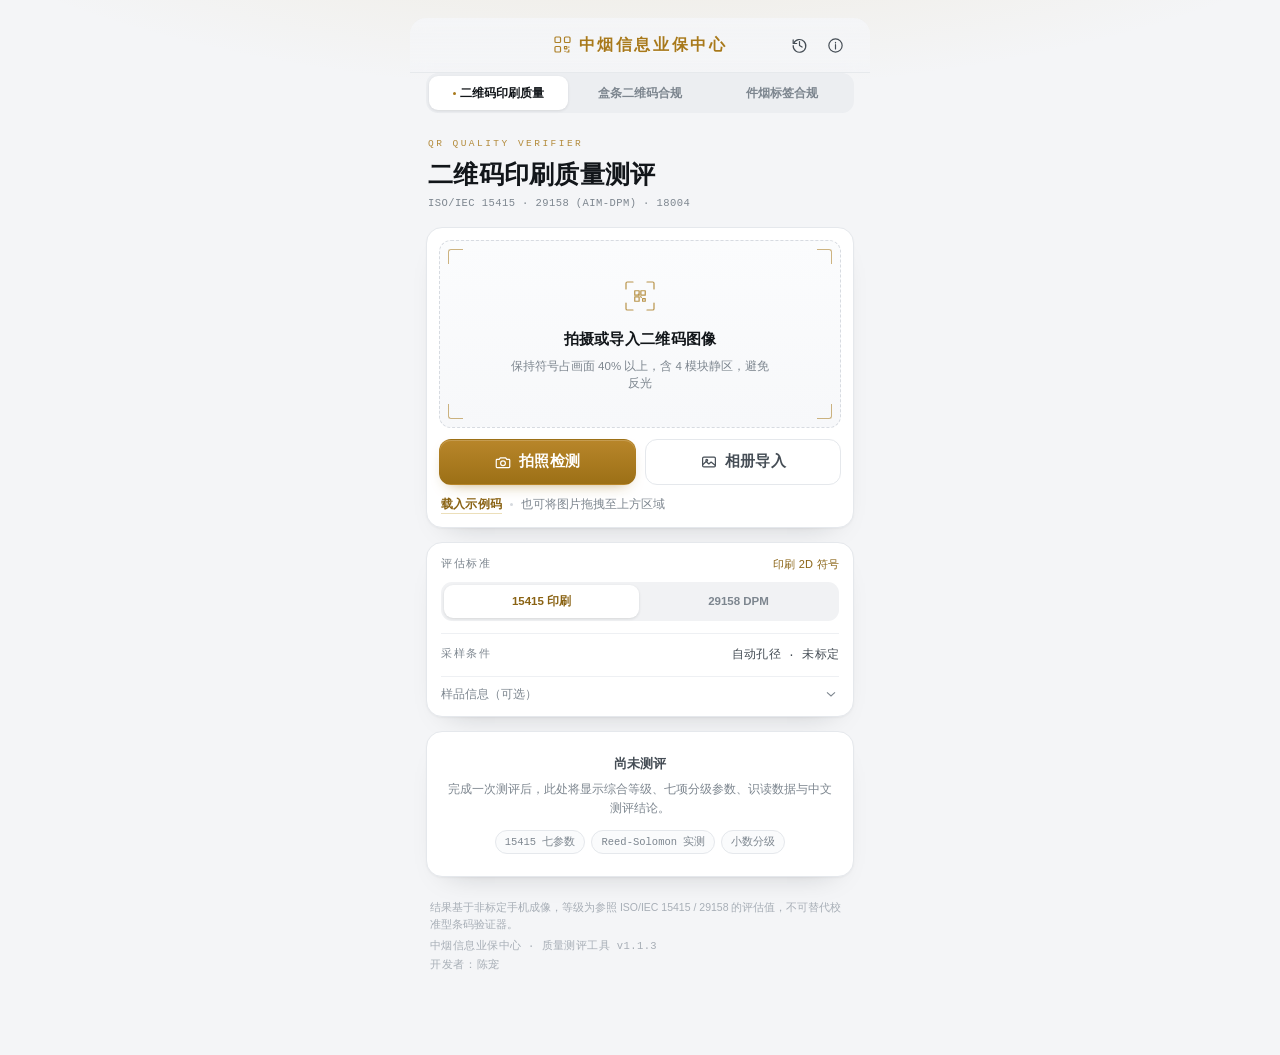
<file: app/index.html>
<!DOCTYPE html>
<html lang="zh-CN">
<head>
<meta charset="utf-8">
<meta name="viewport" content="width=device-width, initial-scale=1, maximum-scale=1, viewport-fit=cover">
<meta name="theme-color" content="#f4f5f7">
<meta name="app-version" content="1.1.3">
<meta name="apple-mobile-web-app-capable" content="yes">
<meta name="apple-mobile-web-app-status-bar-style" content="default">
<title>二维码印刷质量测评 · 中烟信息业保中心</title>
<link rel="manifest" href="manifest.webmanifest">
<link rel="apple-touch-icon" href="assets/icons/icon-192.png">
<link rel="stylesheet" href="assets/css/app.css">
</head>
<body>
<div class="app" id="app">

  <header class="topbar">
    <div class="topbar-side"></div>
    <div class="brand">
      <svg class="brand-mark" viewBox="0 0 24 24" aria-hidden="true">
        <rect x="2.5" y="2.5" width="7" height="7" rx="1.2"></rect>
        <rect x="14.5" y="2.5" width="7" height="7" rx="1.2"></rect>
        <rect x="2.5" y="14.5" width="7" height="7" rx="1.2"></rect>
        <path d="M14.5 14.5h3v3h-3zM20 14.5v1.6M20 18.4v3.1h-3.1M14.5 20.6h1.4"></path>
      </svg>
      <span class="brand-text">中烟信息业保中心</span>
    </div>
    <div class="topbar-actions">
      <button class="icon-btn" id="btnHistory" aria-label="历史记录">
        <svg viewBox="0 0 24 24"><path d="M12 7v5l3.2 2M4.6 9.4A8 8 0 1 1 4 12"/><path d="M4 5v4.5h4.5"/></svg>
      </button>
      <button class="icon-btn" id="btnAbout" aria-label="标准说明">
        <svg viewBox="0 0 24 24"><circle cx="12" cy="12" r="8.4"/><path d="M12 11v5.4M12 7.9v.9"/></svg>
      </button>
    </div>
  </header>

  <nav class="view-tabs" id="viewTabs">
    <button class="vtab active" data-view="qr">二维码印刷质量</button>
    <button class="vtab" data-view="box">盒条二维码合规</button>
    <button class="vtab" data-view="label">件烟标签合规</button>
  </nav>

  <main>
    <div id="viewQr">
    <section class="hero">
      <div class="hero-eyebrow">QR QUALITY VERIFIER</div>
      <h1>二维码印刷质量测评</h1>
      <p>ISO/IEC 15415 · 29158 (AIM-DPM) · 18004</p>
    </section>

    <section class="panel capture" id="capturePanel">
      <div class="capture-target" id="dropZone">
        <div class="corner tl"></div><div class="corner tr"></div>
        <div class="corner bl"></div><div class="corner br"></div>
        <div class="capture-inner">
          <svg class="capture-icon" viewBox="0 0 48 48" aria-hidden="true">
            <path d="M8 16V9.5A1.5 1.5 0 0 1 9.5 8H16M32 8h6.5A1.5 1.5 0 0 1 40 9.5V16M40 32v6.5a1.5 1.5 0 0 1-1.5 1.5H32M16 40H9.5A1.5 1.5 0 0 1 8 38.5V32"/>
            <path d="M18 18h5v5h-5zM25 18h5v5h-5zM18 25h5v5h-5zM27 27h3v3h-3z"/>
            <path d="M22 22l4 4" stroke-dasharray="1 3"/>
          </svg>
          <div class="capture-title">拍摄或导入二维码图像</div>
          <div class="capture-sub">保持符号占画面 40% 以上，含 4 模块静区，避免反光</div>
        </div>
      </div>
      <div class="capture-actions">
        <button class="btn btn-primary" id="btnCamera">
          <svg viewBox="0 0 24 24"><path d="M4 8.6h3l1.4-2h7.2L17 8.6h3a1 1 0 0 1 1 1v8.8a1 1 0 0 1-1 1H4a1 1 0 0 1-1-1V9.6a1 1 0 0 1 1-1z"/><circle cx="12" cy="13.6" r="3.2"/></svg>
          拍照检测
        </button>
        <button class="btn btn-ghost" id="btnGallery">
          <svg viewBox="0 0 24 24"><rect x="3.5" y="5.5" width="17" height="13" rx="1.6"/><path d="M3.5 15.6l4.7-4.2 3.6 3.2 3-2.6 5.7 4.6"/><circle cx="9" cy="9.6" r="1.2"/></svg>
          相册导入
        </button>
      </div>
      <div class="capture-foot">
        <button class="link-btn" id="btnSample">载入示例码</button>
        <span class="dot-sep"></span>
        <span class="hint-desktop">也可将图片拖拽至上方区域</span>
        <span class="hint-mobile">图像在本机完成解析，不上传</span>
      </div>
      <input type="file" id="fileCamera" accept="image/*" capture="environment" hidden>
      <input type="file" id="fileGallery" accept="image/*" hidden>
    </section>

    <section class="panel options">
      <div class="opt-row">
        <div class="opt-label">评估标准</div>
        <div class="opt-note" id="optNote">印刷 2D 符号</div>
      </div>
      <div class="segment wide" id="stdSegment" role="tablist">
        <button class="seg active" data-std="15415" role="tab">15415 印刷</button>
        <button class="seg" data-std="29158" role="tab">29158 DPM</button>
      </div>
      <div class="opt-row compact">
        <div class="opt-label">采样条件</div>
        <div class="opt-value" id="optCondition">自动孔径 · 未标定</div>
      </div>
      <button class="sample-toggle" id="btnSampleInfo" aria-expanded="false">
        <span>样品信息（可选）</span>
        <svg viewBox="0 0 24 24"><path d="M6 9.5l6 5.5 6-5.5"/></svg>
      </button>
      <div class="sample-fields" id="sampleFields" hidden>
        <input type="text" id="fldName" placeholder="样品名称，如：6901028075831 条盒二维码">
        <input type="text" id="fldBatch" placeholder="批号 / 工单号">
      </div>
    </section>

    <section id="progress" class="panel progress-panel" hidden>
      <div class="progress-head">
        <div class="spinner"></div>
        <div>
          <div class="progress-title">正在测评</div>
          <div class="progress-sub" id="progressSub">定位符号…</div>
        </div>
      </div>
      <ol class="steps" id="steps">
        <li data-step="0"><i></i><span>符号定位</span></li>
        <li data-step="1"><i></i><span>网格校准</span></li>
        <li data-step="2"><i></i><span>反射率采样</span></li>
        <li data-step="3"><i></i><span>纠错解码</span></li>
        <li data-step="4"><i></i><span>分项评级</span></li>
      </ol>
    </section>

    <section id="result" hidden></section>

    <section class="panel empty-state" id="emptyState">
      <div class="empty-title">尚未测评</div>
      <p>完成一次测评后，此处将显示综合等级、七项分级参数、识读数据与中文测评结论。</p>
      <div class="pill-row">
        <span class="pill">15415 七参数</span>
        <span class="pill">Reed-Solomon 实测</span>
        <span class="pill">小数分级</span>
      </div>
    </section>
    </div><!-- /viewQr -->

    <div id="viewLabel" hidden>
      <section class="hero">
        <div class="hero-eyebrow">CIGARETTE CARTON LABEL</div>
        <h1>件烟标签合规测评</h1>
        <p>105 × 75mm 基准 · 区域排版 · 尺寸与字号</p>
      </section>

      <section class="panel capture" id="labelCapturePanel">
        <div class="capture-target" id="labelDropZone">
          <div class="corner tl"></div><div class="corner tr"></div>
          <div class="corner bl"></div><div class="corner br"></div>
          <div class="capture-inner">
            <svg class="capture-icon" viewBox="0 0 48 48" aria-hidden="true">
              <path d="M7 9.5h34v29H7z"/><path d="M12 14.5h9v4h-9zM27 14.5h9v4h-9z" stroke-dasharray="2 2"/>
              <path d="M12 23.5h24M12 29.5h20M12 34.5h22"/>
            </svg>
            <div class="capture-title">拍摄或导入整张标签</div>
            <div class="capture-sub">四角完整入画、正对标签、避免反光；标签占画面 60% 以上</div>
          </div>
        </div>
        <div class="capture-actions">
          <button class="btn btn-primary" id="btnLabelCamera">
            <svg viewBox="0 0 24 24"><path d="M4 8.6h3l1.4-2h7.2L17 8.6h3a1 1 0 0 1 1 1v8.8a1 1 0 0 1-1 1H4a1 1 0 0 1-1-1V9.6a1 1 0 0 1 1-1z"/><circle cx="12" cy="13.6" r="3.2"/></svg>
            拍照检测
          </button>
          <button class="btn btn-ghost" id="btnLabelGallery">
            <svg viewBox="0 0 24 24"><rect x="3.5" y="5.5" width="17" height="13" rx="1.6"/><path d="M3.5 15.6l4.7-4.2 3.6 3.2 3-2.6 5.7 4.6"/><circle cx="9" cy="9.6" r="1.2"/></svg>
            相册导入
          </button>
        </div>
        <div class="capture-foot">
          <button class="link-btn" id="btnLabelSample">载入示例标签</button>
          <span class="dot-sep"></span>
          <span class="hint-mobile">图像在本机解析，不上传</span>
        </div>
        <input type="file" id="labelFileCamera" accept="image/*" capture="environment" hidden>
        <input type="file" id="labelFileGallery" accept="image/*" hidden>
      </section>

      <section class="panel" id="calibPanel" hidden>
        <div class="preview-head">
          <div><div class="section-label">Corner Calibration</div><div class="section-title">四角校准</div></div>
          <button class="mini-btn" id="btnAutoQuad">自动识别</button>
        </div>
        <div class="calib-wrap"><canvas id="calibCanvas"></canvas></div>
        <div class="calib-hint">拖动四个圆点贴合标签四角，让整张标签落在框内；按住框内可整体平移。虚线框为标准区域位置，可用于对照。</div>
        <div class="calib-actions">
          <button class="btn btn-ghost" id="btnCalibCancel">重新选择</button>
          <button class="btn btn-primary" id="btnCalibOk">开始测评</button>
        </div>
      </section>

      <section id="labelProgress" class="panel progress-panel" hidden>
        <div class="progress-head">
          <div class="spinner"></div>
          <div>
            <div class="progress-title">正在量测</div>
            <div class="progress-sub" id="labelProgressSub">标签定位…</div>
          </div>
        </div>
        <ol class="steps" id="labelSteps">
          <li data-step="0"><i></i><span>标签定位</span></li>
          <li data-step="1"><i></i><span>透视校正</span></li>
          <li data-step="2"><i></i><span>区域量测</span></li>
          <li data-step="3"><i></i><span>字号估算</span></li>
          <li data-step="4"><i></i><span>合规判定</span></li>
        </ol>
      </section>

      <section id="labelResult" hidden></section>

      <section class="panel empty-state" id="labelEmpty">
        <div class="empty-title">尚未测评</div>
        <p>载入标签图像后，按 105×75mm 基准量测二维码、一维码、标志、规格名称与数字编码区的位置、尺寸与字号，逐项对照标准并给出偏差。</p>
        <div class="pill-row">
          <span class="pill">区域尺寸</span>
          <span class="pill">字体字号</span>
          <span class="pill">比例换算</span>
        </div>
      </section>
    </div><!-- /viewLabel -->
<div id="viewBox" hidden>
      <section class="hero">
        <div class="hero-eyebrow">PACK QR COMPLIANCE</div>
        <h1>盒条二维码合规测评</h1>
        <p>GB/T 33993-2017 · 版本 3 · 纠错 M · 59 位编码</p>
      </section>

      <section class="panel capture" id="boxCapturePanel">
        <div class="capture-target" id="boxDropZone">
          <div class="corner tl"></div><div class="corner tr"></div>
          <div class="corner bl"></div><div class="corner br"></div>
          <div class="capture-inner">
            <svg class="capture-icon" viewBox="0 0 48 48" aria-hidden="true">
              <path d="M8 16V9.5A1.5 1.5 0 0 1 9.5 8H16M32 8h6.5A1.5 1.5 0 0 1 40 9.5V16M40 32v6.5a1.5 1.5 0 0 1-1.5 1.5H32M16 40H9.5A1.5 1.5 0 0 1 8 38.5V32"/>
              <path d="M17 17h6v6h-6zM25 17h6v6h-6zM17 25h6v6h-6zM27 27h4v4h-4z"/>
            </svg>
            <div class="capture-title">拍摄或导入盒 / 条二维码</div>
            <div class="capture-sub">二维码占画面 30% 以上，四边留出静区；尽量正对、避免反光</div>
          </div>
        </div>
        <div class="capture-actions">
          <button class="btn btn-primary" id="btnBoxCamera">
            <svg viewBox="0 0 24 24"><path d="M4 8.6h3l1.4-2h7.2L17 8.6h3a1 1 0 0 1 1 1v8.8a1 1 0 0 1-1 1H4a1 1 0 0 1-1-1V9.6a1 1 0 0 1 1-1z"/><circle cx="12" cy="13.6" r="3.2"/></svg>
            拍照检测
          </button>
          <button class="btn btn-ghost" id="btnBoxGallery">
            <svg viewBox="0 0 24 24"><rect x="3.5" y="5.5" width="17" height="13" rx="1.6"/><path d="M3.5 15.6l4.7-4.2 3.6 3.2 3-2.6 5.7 4.6"/><circle cx="9" cy="9.6" r="1.2"/></svg>
            相册导入
          </button>
        </div>
        <div class="capture-foot">
          <button class="link-btn" id="btnBoxSample">载入示例二维码</button>
          <span class="dot-sep"></span>
          <span class="hint-mobile">图像在本机解析，不上传</span>
        </div>
        <input type="file" id="boxFileCamera" accept="image/*" capture="environment" hidden>
        <input type="file" id="boxFileGallery" accept="image/*" hidden>
      </section>

      <section class="panel" id="boxLib">
        <div class="preview-head">
          <div><div class="section-label">Spec Library</div><div class="section-title">品规对应表</div></div>
          <span class="rh-chip" style="height:22px;font-size:10px" id="libCount">演示 5 条</span>
        </div>
        <div class="lib-actions">
          <button class="btn btn-ghost" id="btnLibImport">导入《盒条品规对应表》</button>
          <button class="link-btn" id="btnLibReset">恢复演示库</button>
        </div>
        <div class="field-row">
          <label for="libQuery">手动查询</label>
          <input id="libQuery" type="text" inputmode="numeric" placeholder="盒码 13 位 / 条码 13 位 / 规格后 5 位">
          <button class="mini-btn" id="btnLibQuery">查询</button>
        </div>
        <div class="calib-hint">支持 .xlsx 与 .csv（列：盒码 / 品规名称 / 条码 / 规格代码）。盒码、条码与规格代码均为 13 位；数据仅保存在本机浏览器，不上传、不随安装包发布。</div>
        <div id="libResult" class="lib-result" hidden></div>
        <input type="file" id="libFile" accept=".xlsx,.csv,.txt,application/vnd.openxmlformats-officedocument.spreadsheetml.sheet" hidden>
      </section>

      <section class="panel" id="boxCalibPanel" hidden>
        <div class="preview-head">
          <div><div class="section-label">Corner Calibration</div><div class="section-title">四角校准</div></div>
          <button class="mini-btn" id="btnBoxAuto">自动识别</button>
        </div>
        <div class="calib-wrap"><canvas id="boxCanvas"></canvas></div>
        <div class="calib-legend">
          <span><i class="ln-quad"></i>二维码四角</span>
        </div>
        <div class="calib-hint">拖动四个圆点贴合二维码外沿，让码图整体落在框内（可略含静区）；按住框内可整体平移，让二维码图像完整囊括其中。</div>
        <div class="calib-actions">
          <button class="btn btn-ghost" id="btnBoxCancel">重新选择</button>
          <button class="btn btn-primary" id="btnBoxAnalyze">开始测评</button>
        </div>
      </section>

      <section id="boxProgress" class="panel progress-panel" hidden>
        <div class="progress-head">
          <div class="spinner"></div>
          <div>
            <div class="progress-title">正在测评</div>
            <div class="progress-sub" id="boxProgressSub">定位二维码…</div>
          </div>
        </div>
        <ol class="steps" id="boxSteps">
          <li data-step="0"><i></i><span>二维码定位</span></li>
          <li data-step="1"><i></i><span>符号分级</span></li>
          <li data-step="2"><i></i><span>编码核验</span></li>
          <li data-step="3"><i></i><span>码属判定</span></li>
          <li data-step="4"><i></i><span>合规判定</span></li>
        </ol>
      </section>

      <section id="boxResult" hidden></section>

      <section class="panel empty-state" id="boxEmpty">
        <div class="empty-title">尚未测评</div>
        <p>载入盒 / 条二维码图像后，按 GB/T 33993-2017 核验版本、纠错级别、59 位编码与符号质量；按第 29 位判定包装分类（1 盒烟、2 条烟、3 件烟），并结合品规对应表显示品规名称与 13 位规格代码。</p>
        <div class="pill-row">
          <span class="pill">版本 3 · 纠错 M</span>
          <span class="pill">59 位编码</span>
          <span class="pill">第 29 位判盒 / 条</span>
        </div>
      </section>
    </div><!-- /viewBox -->
  </main>

  <footer class="foot">
    <div>结果基于非标定手机成像，等级为参照 ISO/IEC 15415 / 29158 的评估值，不可替代校准型条码验证器。</div>
    <div class="foot-meta">中烟信息业保中心 · 质量测评工具 <span id="appVer">v1.1.3</span></div>
    <div class="foot-dev">开发者：陈宠</div>
  </footer>
</div>

<!-- 历史记录 -->
<div class="sheet" id="sheetHistory" hidden>
  <div class="sheet-mask" data-close></div>
  <div class="sheet-body">
    <div class="sheet-head">
      <span>检测记录</span>
      <button class="icon-btn" data-close aria-label="关闭"><svg viewBox="0 0 24 24"><path d="M7 7l10 10M17 7L7 17"/></svg></button>
    </div>
    <div class="sheet-content" id="historyList"></div>
  </div>
</div>

<!-- 标准说明 -->
<div class="sheet" id="sheetAbout" hidden>
  <div class="sheet-mask" data-close></div>
  <div class="sheet-body">
    <div class="sheet-head">
      <span>标准与算法说明</span>
      <button class="icon-btn" data-close aria-label="关闭"><svg viewBox="0 0 24 24"><path d="M7 7l10 10M17 7L7 17"/></svg></button>
    </div>
    <div class="sheet-content about">
      <h3>分级体系</h3>
      <p>整体等级取各参数等级的最低值（“木桶原则”），识读失败直接判 F。等级对应 4.0 / 3.0 / 2.0 / 1.0 / 0.0，并按 ISO/IEC 15415:2024 的连续分级方式给出一位小数。</p>
      <h3>ISO/IEC 15415（印刷 2D 符号）</h3>
      <ul>
        <li><b>符号对比度 SC</b>：Rmax−Rmin，A≥70%、B≥55%、C≥40%、D≥20%。</li>
        <li><b>调制度 MOD</b>：每模块 MOD=2|R−GT|/SC，按纠错余量折算等级（A≥50%、B≥40%、C≥30%、D≥20%）。</li>
        <li><b>固定图形损伤 FPD</b>：三个定位图案、定时图案、校正图案、静区的错误模块占比，取最差项（0%→A，≤9%→B，≤13%→C，≤17%→D）。</li>
        <li><b>轴向非均匀性 ANU</b>：|X−Y|/((X+Y)/2)，A≤6%、B≤8%、C≤10%、D≤12%。</li>
        <li><b>网格非均匀性 GNU</b>：模块中心对理想网格的最大偏移，A≤38%、B≤50%、C≤63%、D≤75%。</li>
        <li><b>未用纠错 UEC</b>：(可纠码字数−已纠正码字数)/可纠码字数，A≥62%、B≥50%、C≥37%、D≥25%。</li>
      </ul>
      <h3>ISO/IEC 29158（AIM-DPM）</h3>
      <p>面向激光蚀刻、针点压印、电化学打标等直接零件标识：以反射率分布统计量作为阈值，计算单元对比度 CC（A≥30%）、单元调制度 CM、最小反射率 MR（A≥20%），并以分布性损伤 DDG 反映多点分散损伤；其余参数与 15415 共用。同一图像用 29158 评估通常高于 15415。</p>
      <h3>ISO/IEC 18004（QR Code）</h3>
      <p>按符号结构生成功能图形期望图案，读取格式信息（BCH 15,5）、掩模号与纠错块结构；按码字逐个执行 Reed-Solomon 伴随式计算与 Berlekamp-Massey 求解，得到实际被纠正的码字数——UEC 为本机实测值而非估算。</p>
      <h3>难读符号与镜像码</h3>
      <p>常规识读未命中时，依次尝试灰度拉伸、Otsu 与自适应二值、放大、定位图案自检与透视校正后重读；盒条页可直接用手动四角作为校正依据，因此斜面、反光、低对比的符号也能给出分级。符号方向按三个定位图案的布局判定：左上 / 右上 / 左下为正向，左上 / 右上 / 右下为水平镜像（镜像印版标准设备读不出），结论中单列“镜像码”判断项。</p>
      <h3>ISO/IEC 15416 与 ISO/IEC 16022 的覆盖</h3>
      <p>一维条码（15416：边缘判定、最小反射率、最小边缘对比度、缺陷、可译码性）与 Data Matrix（16022：L 型定位、时钟轨、纠错余量）的质量分级与 15415 同源：反射率、采样孔径、静区与纠错余量的量测原则在本工具中已按 2D 符号实现。两者的专用解码与分级流程将在后续版本开放，当前版本对 QR Code 提供完整分级。</p>
      <h3>件烟标签合规测评（卷烟件烟标签技术规范）</h3>
      <p>以 105mm×75mm 标签为基准，先按标签四角做透视校正，再用二维码（标准 35×35mm）与一维码（标准 50×28mm）的实际像素尺寸反推 px/mm，从而量测各区域的位置、尺寸与字号。</p>
      <ul>
        <li><b>规格名称排版</b>：单行或双行居中；超过 6 个汉字用双行，单行字号 24pt。</li>
        <li><b>区域尺寸</b>：标志 6,6 · 50×12；间隔线 50×0.2；规格名称 6,20.4 · 50×17；一维码 6,41 · 50×28；二维码 62,6 · 35×35（右边距 8）。</li>
        <li><b>字体字号</b>：规格名称首行 24pt、次行 20pt（≤7 汉字）或 14pt；流水码 11pt；商品编码 14pt；生产信息 11pt（1pt = 0.3528mm）。</li>
        <li><b>量测方法</b>：Otsu 全局阈值 → 行/列墨色投影切分文字行带 → 取包围盒；字号由字面高（CJK ≈0.88em、数字 ≈0.72em）与数字步进（≈0.55em）反算。</li>
        <li><b>判定</b>：表中“标准 − 实测 = 偏差”，偏差在容差内为符合，1.6 倍容差内为临界，超出为超差；超差项在清单与叠加图中以红色突出。</li>
      </ul>
      <p>拍照建议：四角完整入画、正对标签、避免反光与阴影，标签占画面 60% 以上，成像优于 8px/mm。“拍照检测”在应用内直接取景；若未授予相机权限，自动回退到系统相机或相册导入。</p>
      <h3>盒条二维码合规测评（GB/T 33993-2017）</h3>
      <p>面向卷烟条（盒）外包装上的行业卷烟二维码，逐项核对码制、版本、纠错级别、编码结构、符号质量与数据归属，共 16 项。</p>
      <ul>
        <li><b>码制与结构</b>：QR 码制（ISO/IEC 18004）；版本 3（29×29 模块）；纠错级别 M（约 15%）。</li>
        <li><b>编码</b>：总长 59 位，字母数字型字符集（0-9、A-Z、a-z 与 . / :），由网络服务地址、标识解析前缀、实体分类码、属性码、流水码及分隔符组成。</li>
        <li><b>符号质量</b>：按 GB/T 33993-2017《商品二维码》引用 ISO/IEC 15415 方法分级，综合等级不低于 1.5；并列出符号对比度、调制度、固定图形损伤、轴向/网格非均匀、未用纠错各自的门槛。</li>
        <li><b>包装分类与经营类型</b>：第 29 位为包装分类（<b>1 盒烟、2 条烟、3 件烟</b>），第 30 位为经营类型（0 国内内销、1 国内出口、2 国外进口、3 国外来牌内销、4 国外来牌出口）；第 29 位不是 1/2/3 时才回退到品规库全码匹配并标为临界。</li>
        <li><b>品规与规格代码</b>：二维码数据第 31–35 位（共 5 位）对应 13 位规格代码的第 8–12 位；导入《盒条品规对应表》（盒码 13 位 / 品规名称 / 条码 13 位 / 规格代码 13 位）后，「码属与品规」只显示该品规的 13 位规格代码；最后 24 位为流水码。支持手动输入盒码、条码或规格代码后 5 位反查。</li>
        <li><b>量测方式</b>：jsQR 定位二维码四角（可手动拖动校准，支持框内整体平移），按单应性采样后进行符号质量分级与编码结构核验；本页不做喷印尺寸与套印距离量测。</li>
      </ul>
      <h3>边界</h3>
      <p>手机成像缺少标定光源与标准孔径，绝对反射率不可溯源；本工具给出的是“可复现的相对评估”，适用于来料比对、批次趋势与制码工艺排查。正式验收请使用具备 45°/0° 照明与标定白板的条码验证器。</p>
    </div>
  </div>
</div>

<!-- 相机取景 -->
<div class="cam" id="camSheet" hidden>
  <div class="cam-bar">
    <button class="cam-text" data-cam="close">关闭</button>
    <div class="cam-title" id="camTitle">拍摄</div>
    <button class="cam-text" data-cam="switch">切换</button>
  </div>
  <div class="cam-stage">
    <video id="camVideo" playsinline muted autoplay></video>
    <div class="cam-frame"><i></i><i></i><i></i><i></i></div>
    <div class="cam-tip" id="camTip">将标签充满取景框，保持正向、避免阴影</div>
  </div>
  <div class="cam-foot">
    <button class="cam-side" data-cam="torch" id="camTorch" hidden>补光</button>
    <button class="cam-shutter" data-cam="shot" aria-label="拍照"><span></span></button>
    <button class="cam-side" data-cam="gallery">相册</button>
  </div>
</div>

<script src="assets/js/vendor/jsQR.js"></script>
<script src="assets/js/vendor/qrcodegen.js"></script>
<script src="assets/js/core/img.js"></script>
<script src="assets/js/core/rsblocks.js"></script>
<script src="assets/js/core/qrstruct.js"></script>
<script src="assets/js/core/qrread.js"></script>
<script src="assets/js/core/qrgrade.js"></script>
<script src="assets/js/core/xlsx.js"></script>
<script src="assets/js/core/pinggui.js"></script>
<script src="assets/js/core/code128.js"></script>
<script src="assets/js/core/box.js"></script>
<script src="assets/js/core/handles.js"></script>
<script src="assets/js/core/label.js"></script>
<script src="assets/js/boxui.js"></script>
<script src="assets/js/labelui.js"></script>
<script src="assets/js/app.js"></script>
</body>
</html>
</file>
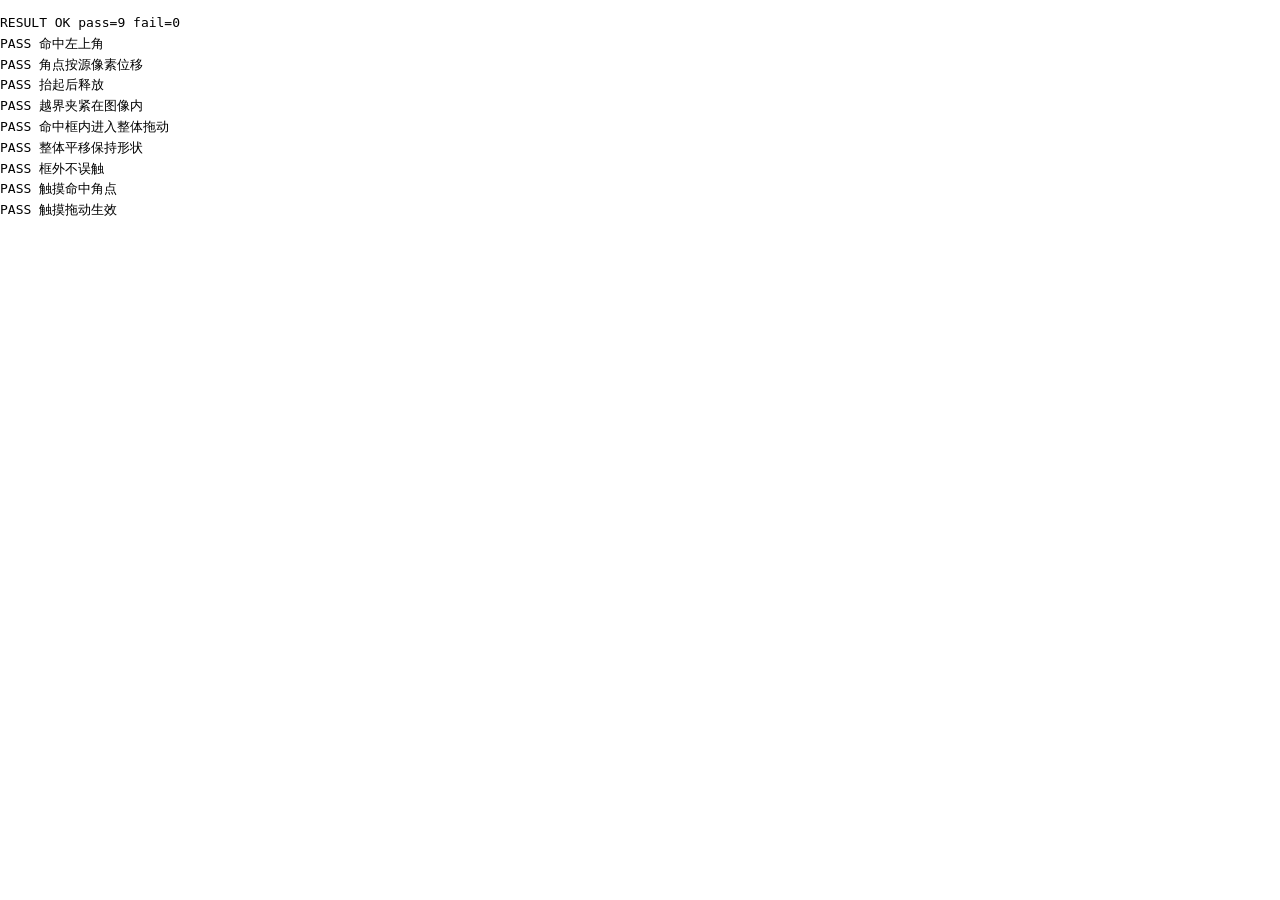
<file: tools/drag-test.html>
<!DOCTYPE html>
<html lang="zh-CN">
<head><meta charset="utf-8"><title>drag-test</title>
<style>body{margin:0;font:13px/1.6 monospace}#c{display:block;margin:0}</style>
</head>
<body>
<pre id="PROBE">running</pre>
<canvas id="c"></canvas>
<script src="../app/assets/js/core/handles.js"></script>
<script>
(function () {
  var out = [], pass = 0, fail = 0;
  function ok(name, cond, detail) {
    if (cond) { pass++; out.push('PASS ' + name); }
    else { fail++; out.push('FAIL ' + name + (detail ? ' — ' + detail : '')); }
  }

  var src = { w: 1800, h: 2400 };
  var cv = document.getElementById('c');
  cv.width = 430; cv.height = 573;
  cv.style.width = '430px'; cv.style.height = '573px';

  var pts = [{ x: 600, y: 700 }, { x: 1200, y: 700 }, { x: 1200, y: 1300 }, { x: 600, y: 1300 }];
  var hit = [];
  QRQ.Handles.bind(cv, {
    size: function () { return src; },
    points: function () { return pts; },
    setPoint: function (i, p) { pts[i] = { x: p.x, y: p.y }; hit.push(i); },
    onDrag: function () {}
  });

  var r = cv.getBoundingClientRect();
  var kx = src.w / r.width, ky = src.h / r.height;
  function ev(type, target, x, y) {
    var e = new PointerEvent(type, { clientX: x, clientY: y, pointerId: 7, isPrimary: true, bubbles: true, cancelable: true });
    target.dispatchEvent(e);
    return e;
  }
  function disp(p) { return { x: r.left + p.x / kx, y: r.top + p.y / ky }; }

  // 1) 抓第 0 个角并右移 50、下移 50（显示像素）
  var d0 = disp(pts[0]);
  ev('pointerdown', cv, d0.x, d0.y);
  ok('命中左上角', cv.__handles.active() === 0, 'active=' + cv.__handles.active());

  ev('pointermove', window, d0.x + 50, d0.y + 50);
  var movedX = 600 + 50 * kx, movedY = 700 + 50 * ky;
  ok('角点按源像素位移', Math.abs(pts[0].x - movedX) < 1.5 && Math.abs(pts[0].y - movedY) < 1.5,
    'got ' + pts[0].x.toFixed(1) + ',' + pts[0].y.toFixed(1) + ' want ' + movedX.toFixed(1) + ',' + movedY.toFixed(1));
  ev('pointerup', window, d0.x + 50, d0.y + 50);
  ok('抬起后释放', cv.__handles.active() === -1 && !cv.__handles.dragging());

  // 2) 越界夹紧
  var d1 = disp(pts[1]);
  ev('pointerdown', cv, d1.x, d1.y);
  ev('pointermove', window, d1.x + 900, d1.y - 900);
  ok('越界夹紧在图像内', pts[1].x <= src.w && pts[1].y >= 0, 'x=' + pts[1].x + ' y=' + pts[1].y);
  ev('pointerup', window, 0, 0);

  // 3) 内部拖动整框
  var before = pts.map(function (p) { return { x: p.x, y: p.y }; });
  var c = { x: (pts[0].x + pts[2].x) / 2, y: (pts[0].y + pts[2].y) / 2 };
  var dc = disp(c);
  ev('pointerdown', cv, dc.x, dc.y);
  ok('命中框内进入整体拖动', cv.__handles.dragging() && cv.__handles.active() === -1);
  ev('pointermove', window, dc.x - 20, dc.y - 20);
  var dx = pts[0].x - before[0].x, dy = pts[0].y - before[0].y;
  var same = pts.every(function (p, i) {
    return Math.abs((p.x - before[i].x) - dx) < 0.01 && Math.abs((p.y - before[i].y) - dy) < 0.01;
  });
  ok('整体平移保持形状', same && Math.abs(dx + 20 * kx) < 1.5, 'dx=' + dx.toFixed(1) + ' want ' + (-20 * kx).toFixed(1));
  ev('pointerup', window, 0, 0);

  // 4) 框外点击不触发
  var outP = disp({ x: 10, y: 10 });
  ev('pointerdown', cv, outP.x, outP.y);
  ok('框外不误触', !cv.__handles.dragging());

  // 5) 触摸事件兜底（模拟不支持 PointerEvent 的内核）
  cv.__handles = null;
  document.body.removeChild(cv);
  var cv2 = document.createElement('canvas');
  cv2.width = 430; cv2.height = 573;
  cv2.style.width = '430px'; cv2.style.height = '573px';
  cv2.style.position = 'fixed'; cv2.style.left = '0'; cv2.style.top = '0';
  document.body.appendChild(cv2);
  var pts2 = [{ x: 600, y: 700 }, { x: 1200, y: 700 }, { x: 1200, y: 1300 }, { x: 600, y: 1300 }];
  QRQ.Handles.bind(cv2, {
    size: function () { return src; },
    points: function () { return pts2; },
    setPoint: function (i, p) { pts2[i] = { x: p.x, y: p.y }; },
    onDrag: function () {}
  });
  var r2 = cv2.getBoundingClientRect();
  function touch(type, x, y) {
    var t = new Touch({ identifier: 1, target: cv2, clientX: x, clientY: y });
    var e = new TouchEvent(type, {
      touches: type === 'touchend' ? [] : [t],
      changedTouches: [t], bubbles: true, cancelable: true
    });
    (type === 'touchstart' || type === 'touchmove' ? cv2 : window).dispatchEvent(e);
  }
  var p0 = { x: r2.left + 600 * (r2.width / src.w), y: r2.top + 700 * (r2.height / src.h) };
  touch('touchstart', p0.x, p0.y);
  ok('触摸命中角点', cv2.__handles.active() === 0, 'active=' + cv2.__handles.active());
  touch('touchmove', p0.x + 10, p0.y + 10);
  ok('触摸拖动生效', pts2[0].x > 600 && pts2[0].y > 700, 'x=' + pts2[0].x.toFixed(1));
  touch('touchend', 0, 0);

  out.unshift('RESULT ' + (fail ? 'FAIL' : 'OK') + ' pass=' + pass + ' fail=' + fail);
  var el = document.getElementById('PROBE');
  el.textContent = out.join('\n');
  document.title = (fail ? 'FAIL' : 'OK') + ' ' + pass + '/' + (pass + fail);
})();
</script>
</body>
</html>
</file>
<file: app/assets/css/app.css>
/* ==========================================================================
   二维码质量测评 · 视觉系统
   现代简约 / 严谨科技风 / 浅色主题 / 深黄品牌色
   ========================================================================== */

:root {
  --bg: #f4f5f7;
  --surface: #ffffff;
  --surface-2: #fafbfc;
  --ink: #12161a;
  --ink-2: #454d55;
  --muted: #7d868f;
  --faint: #a7aeb6;
  --line: #e5e8ec;
  --line-2: #eef0f3;

  --gold: #a8791b;
  --gold-2: #8a6314;
  --gold-soft: #fbf4e2;
  --gold-line: #ecdfba;

  --g4: #12795b;
  --g3: #3f7a33;
  --g2: #a9761a;
  --g1: #c25a22;
  --g0: #b42318;

  --radius: 16px;
  --radius-sm: 10px;
  --shadow: 0 1px 2px rgba(18, 22, 26, .04), 0 14px 30px -22px rgba(18, 22, 26, .28);
  --mono: ui-monospace, "SF Mono", "JetBrains Mono", "Cascadia Mono", Menlo, Consolas, monospace;
}

* { box-sizing: border-box; -webkit-tap-highlight-color: transparent; }

[hidden] { display: none !important; }

html, body { margin: 0; padding: 0; overflow-x: clip; }

body {
  font-family: -apple-system, BlinkMacSystemFont, "PingFang SC", "Hiragino Sans GB", "Microsoft YaHei", "Source Han Sans SC", sans-serif;
  color: var(--ink);
  background:
    radial-gradient(1100px 380px at 50% -180px, rgba(196, 158, 62, .18), rgba(196, 158, 62, 0) 72%),
    var(--bg);
  -webkit-font-smoothing: antialiased;
  font-size: 15px;
  line-height: 1.55;
}

.app {
  max-width: 460px;
  margin: 0 auto;
  padding: 0 16px calc(28px + env(safe-area-inset-bottom));
  min-height: 100vh;
}

/* ------------------------------- 顶栏 ------------------------------- */
.topbar {
  position: sticky;
  top: 0;
  z-index: 30;
  display: grid;
  grid-template-columns: 1fr auto 1fr;
  align-items: center;
  gap: 8px;
  padding: calc(10px + env(safe-area-inset-top)) 2px 10px;
  margin: 0 -16px;
  padding-left: 18px;
  padding-right: 18px;
  background: linear-gradient(180deg, rgba(244, 245, 247, .96), rgba(244, 245, 247, .82));
  backdrop-filter: saturate(1.4) blur(10px);
  border-bottom: 1px solid rgba(229, 232, 236, .9);
}

.brand { display: flex; align-items: center; gap: 7px; min-width: 0; justify-content: center; }

.brand-mark {
  width: 19px; height: 19px; flex: none;
  fill: none; stroke: var(--gold); stroke-width: 1.5;
  stroke-linejoin: round; opacity: .95;
}

.brand-text {
  font-size: 16px;
  font-weight: 600;
  letter-spacing: .16em;
  color: var(--gold);
  white-space: nowrap;
  text-shadow: 0 1px 0 rgba(255, 255, 255, .6);
}

.topbar-side { min-width: 0; }
.topbar-actions { display: flex; gap: 2px; justify-content: flex-end; }

.icon-btn {
  width: 34px; height: 34px; display: grid; place-items: center;
  border: 0; background: transparent; border-radius: 10px;
  color: var(--ink-2); cursor: pointer; padding: 0;
}
.icon-btn:hover { background: rgba(18, 22, 26, .05); }
.icon-btn svg { width: 19px; height: 19px; fill: none; stroke: currentColor; stroke-width: 1.5; stroke-linecap: round; stroke-linejoin: round; }

/* ------------------------------- 标题区 ------------------------------- */
.hero { padding: 22px 2px 16px; }

.hero-eyebrow {
  font-family: var(--mono);
  font-size: 9.5px;
  letter-spacing: .26em;
  color: var(--gold);
  opacity: .85;
  margin-bottom: 7px;
}

.hero h1 {
  margin: 0 0 6px;
  font-size: 25px;
  line-height: 1.2;
  font-weight: 650;
  letter-spacing: .01em;
}

.hero p {
  margin: 0;
  font-family: var(--mono);
  font-size: 10.5px;
  letter-spacing: .04em;
  color: var(--muted);
}

/* ------------------------------- 卡片 ------------------------------- */
.panel {
  background: var(--surface);
  border: 1px solid var(--line);
  border-radius: var(--radius);
  box-shadow: var(--shadow);
  padding: 16px;
  margin-bottom: 14px;
}

/* ------------------------------- 拍摄区 ------------------------------- */
.capture { padding: 12px; }

.capture-target {
  position: relative;
  border: 1px dashed #d7dbe1;
  border-radius: 12px;
  background:
    linear-gradient(180deg, #fbfcfd, #f7f8fa);
  padding: 30px 18px;
  text-align: center;
  transition: border-color .18s, background .18s;
}
.capture-target.drag { border-color: var(--gold); background: var(--gold-soft); }

.corner { position: absolute; width: 15px; height: 15px; border: 1.6px solid var(--gold); opacity: .55; }
.corner.tl { top: 8px; left: 8px; border-right: 0; border-bottom: 0; border-radius: 3px 0 0 0; }
.corner.tr { top: 8px; right: 8px; border-left: 0; border-bottom: 0; border-radius: 0 3px 0 0; }
.corner.bl { bottom: 8px; left: 8px; border-right: 0; border-top: 0; border-radius: 0 0 0 3px; }
.corner.br { bottom: 8px; right: 8px; border-left: 0; border-top: 0; border-radius: 0 0 3px 0; }

.capture-inner { display: flex; flex-direction: column; align-items: center; gap: 8px; }

.capture-icon {
  width: 42px; height: 42px;
  fill: none; stroke: var(--gold); stroke-width: 1.4;
  stroke-linecap: round; stroke-linejoin: round;
  opacity: .78;
  margin-bottom: 2px;
}

.capture-title { font-size: 15px; font-weight: 600; letter-spacing: .02em; }
.capture-sub { font-size: 11.5px; color: var(--muted); line-height: 1.5; max-width: 260px; }

.capture-actions { display: grid; grid-template-columns: 1fr 1fr; gap: 9px; margin-top: 11px; }
.capture-actions .btn { min-width: 0; }

.btn {
  display: inline-flex; align-items: center; justify-content: center; gap: 7px;
  height: 46px; border-radius: 12px; border: 1px solid transparent;
  font-size: 14.5px; font-weight: 600; letter-spacing: .02em;
  cursor: pointer; user-select: none; transition: transform .12s, background .16s, border-color .16s;
}
.btn:active { transform: scale(.985); }
.btn svg { width: 18px; height: 18px; fill: none; stroke: currentColor; stroke-width: 1.6; stroke-linecap: round; stroke-linejoin: round; }

.btn-primary {
  background: linear-gradient(180deg, #b8862a, #9c7016);
  color: #fff;
  box-shadow: 0 6px 16px -10px rgba(156, 112, 22, .9), inset 0 1px 0 rgba(255, 255, 255, .18);
}
.btn-primary:hover { background: linear-gradient(180deg, #c08d2c, #a5761a); }

.btn-ghost { background: #fff; border-color: var(--line); color: var(--ink-2); }
.btn-ghost:hover { border-color: #d3d8de; background: var(--surface-2); }

.capture-foot {
  display: flex; align-items: center; gap: 8px;
  padding: 11px 2px 1px;
  font-size: 11.5px; color: var(--muted);
}

.link-btn {
  border: 0; background: none; padding: 0; cursor: pointer;
  color: var(--gold-2); font-size: 12px; font-weight: 600; letter-spacing: .02em;
  border-bottom: 1px solid var(--gold-line);
}
.dot-sep { width: 3px; height: 3px; border-radius: 50%; background: #d5d9de; }
.hint-mobile { display: none; }

/* ------------------------------- 选项 ------------------------------- */
.options { padding: 13px 14px; }

.opt-row { display: flex; align-items: center; justify-content: space-between; gap: 10px; min-width: 0; }
.opt-row.compact { margin-top: 12px; padding-top: 12px; border-top: 1px solid var(--line-2); }

.opt-label {
  font-size: 11px; letter-spacing: .14em; color: var(--muted);
  font-family: var(--mono); text-transform: uppercase;
}

.opt-value { font-size: 11.5px; color: var(--ink-2); text-align: right; font-family: var(--mono); letter-spacing: .02em; min-width: 0; overflow: hidden; text-overflow: ellipsis; white-space: nowrap; }

.segment {
  display: inline-flex; padding: 3px; gap: 2px;
  background: #f1f2f4; border-radius: 11px;
}
.segment.wide { display: grid; grid-template-columns: 1fr 1fr; width: 100%; margin-top: 9px; }
.segment.wide { min-width: 0; }
.segment.wide .seg { padding: 9px 4px; font-size: 11.5px; letter-spacing: 0; min-width: 0; }
.opt-note { font-size: 11px; color: var(--gold-2); letter-spacing: .02em; }
.seg {
  border: 0; background: transparent; padding: 7px 13px; border-radius: 9px;
  font-size: 12.5px; font-weight: 600; color: var(--muted); cursor: pointer;
  letter-spacing: .02em; transition: all .16s;
}
.seg.active { background: #fff; color: var(--gold-2); box-shadow: 0 1px 3px rgba(18, 22, 26, .12); }

.sample-toggle {
  width: 100%; margin-top: 12px; padding: 9px 0 0; border: 0; border-top: 1px solid var(--line-2);
  background: none; display: flex; align-items: center; justify-content: space-between;
  font-size: 12px; color: var(--muted); cursor: pointer;
}
.sample-toggle svg { width: 16px; height: 16px; fill: none; stroke: currentColor; stroke-width: 1.6; transition: transform .2s; }
.sample-toggle[aria-expanded="true"] svg { transform: rotate(180deg); }

.sample-fields { display: grid; gap: 8px; margin-top: 10px; }
.sample-fields input {
  height: 42px; border-radius: 10px; border: 1px solid var(--line);
  background: var(--surface-2); padding: 0 12px; font-size: 13px; color: var(--ink);
  font-family: inherit;
}
.sample-fields input:focus { outline: none; border-color: var(--gold-line); background: #fff; }
.sample-fields input::placeholder { color: var(--faint); }

/* ------------------------------- 进度 ------------------------------- */
.progress-panel { padding: 18px 16px 16px; }

.progress-head { display: flex; align-items: center; gap: 12px; }

.spinner {
  width: 26px; height: 26px; border-radius: 50%;
  border: 2px solid var(--gold-line);
  border-top-color: var(--gold);
  animation: spin .85s linear infinite;
  flex: none;
}
@keyframes spin { to { transform: rotate(360deg); } }

.progress-title { font-size: 14px; font-weight: 600; }
.progress-sub { font-family: var(--mono); font-size: 11px; color: var(--muted); letter-spacing: .03em; }

.steps {
  list-style: none; margin: 16px 0 0; padding: 0;
  display: grid; grid-template-columns: repeat(5, 1fr); gap: 4px;
}
.steps li {
  display: flex; flex-direction: column; align-items: center; gap: 6px;
  font-size: 10px; color: var(--faint); letter-spacing: .02em; position: relative;
}
.steps li i {
  width: 18px; height: 18px; border-radius: 50%;
  border: 1.4px solid #dfe3e8; background: #fff; position: relative;
  transition: all .2s;
}
.steps li i::after {
  content: ""; position: absolute; inset: 0; margin: auto;
  width: 6px; height: 6px; border-radius: 50%; background: transparent;
}
.steps li.active { color: var(--gold-2); }
.steps li.active i { border-color: var(--gold); }
.steps li.active i::after { background: var(--gold); animation: pulse 1s ease-in-out infinite; }
@keyframes pulse { 50% { opacity: .35; } }
.steps li.done { color: var(--ink-2); }
.steps li.done i { border-color: var(--g4); background: var(--g4); }
.steps li.done i::after {
  width: 8px; height: 4px; border-radius: 0; background: transparent;
  border-left: 1.4px solid #fff; border-bottom: 1.4px solid #fff;
  transform: rotate(-45deg); margin-top: -2px;
}

/* ------------------------------- 结果 · 总览 ------------------------------- */
#result { scroll-margin-top: 58px; }
#progress { scroll-margin-top: 58px; }
.result-head { padding: 0; overflow: hidden; }

.rh-top {
  display: flex; align-items: flex-start; justify-content: space-between; gap: 12px;
  padding: 15px 16px 13px;
  border-bottom: 1px solid var(--line-2);
  background: linear-gradient(180deg, rgba(251, 244, 226, .5), rgba(255, 255, 255, 0));
}
.rh-label { font-family: var(--mono); font-size: 9.5px; letter-spacing: .18em; color: var(--muted); }
.rh-verdict { font-size: 13px; color: var(--ink-2); margin-top: 3px; }
.rh-verdict b { color: var(--ink); font-weight: 650; }

.rh-chip {
  display: inline-flex; align-items: center; gap: 5px;
  height: 24px; padding: 0 9px; border-radius: 7px;
  font-size: 10.5px; font-weight: 600; letter-spacing: .02em;
  background: var(--gold-soft); color: var(--gold-2); border: 1px solid var(--gold-line);
  white-space: nowrap;
}

.rh-body { display: flex; gap: 18px; padding: 18px 16px 16px; align-items: center; }

.grade-ring { position: relative; width: 108px; height: 108px; flex: none; }
.grade-ring svg { width: 108px; height: 108px; transform: rotate(-90deg); }
.grade-ring .track { fill: none; stroke: #eef0f3; stroke-width: 7; }
.grade-ring .bar { fill: none; stroke-width: 7; stroke-linecap: round; transition: stroke-dashoffset .9s cubic-bezier(.2, .8, .2, 1); }
.grade-ring .inner {
  position: absolute; inset: 0; display: flex; flex-direction: column;
  align-items: center; justify-content: center; gap: 0;
}
.grade-num { font-family: var(--mono); font-size: 30px; font-weight: 600; line-height: 1; letter-spacing: -.02em; }
.grade-num small { font-size: 14px; color: var(--muted); font-weight: 500; }
.grade-letter { font-size: 10.5px; letter-spacing: .16em; color: var(--muted); margin-top: 3px; }

.rh-facts { flex: 1; min-width: 0; display: grid; grid-template-columns: 1fr 1fr; gap: 9px 12px; }
.fact-k { font-size: 10px; letter-spacing: .1em; color: var(--faint); margin-bottom: 1px; }
.fact-v { font-size: 12.5px; color: var(--ink); font-variant-numeric: tabular-nums; letter-spacing: 0; white-space: nowrap; overflow: hidden; text-overflow: ellipsis; }
.fact-v.big { font-size: 13.5px; }

.rh-meta {
  padding: 0 16px 12px; display: flex; flex-wrap: wrap; align-items: center; gap: 4px;
  font-size: 10.5px; color: var(--muted); font-family: var(--mono); letter-spacing: .01em;
}
.rh-meta .sep { color: #cdd2d8; margin: 0 2px; }

.rh-actions { display: grid; grid-template-columns: 1fr 1fr 1fr; gap: 8px; padding: 0 16px 15px; }
.rh-actions .btn { height: 38px; font-size: 12.5px; border-radius: 10px; }

/* ------------------------------- 预览 ------------------------------- */
.preview-head { display: flex; align-items: center; justify-content: space-between; margin-bottom: 10px; }
.section-label {
  font-family: var(--mono); font-size: 10px; letter-spacing: .16em;
  color: var(--muted); text-transform: uppercase;
}
.section-title { font-size: 15px; font-weight: 650; letter-spacing: .01em; }

.mini-seg { display: inline-flex; background: #f1f2f4; border-radius: 8px; padding: 2px; }
.mini-seg button {
  border: 0; background: transparent; font-size: 11px; padding: 5px 9px; border-radius: 6px;
  color: var(--muted); cursor: pointer; font-weight: 600;
}
.mini-seg button.on { background: #fff; color: var(--ink); box-shadow: 0 1px 2px rgba(0, 0, 0, .09); }

.preview-wrap {
  position: relative; border-radius: 12px; overflow: hidden;
  background: #0f1214; border: 1px solid var(--line);
  display: flex; justify-content: center;
}
#previewCanvas { display: block; max-width: 100%; height: auto; }

.preview-legend {
  display: flex; align-items: center; gap: 10px; margin-top: 9px;
  font-size: 10.5px; color: var(--muted); font-family: var(--mono);
}
.legend-scale { flex: 1; height: 5px; border-radius: 3px; background: linear-gradient(90deg, #b42318, #c25a22, #a9761a, #3f7a33, #12795b); }

/* ------------------------------- 指标 ------------------------------- */
.metric-list { display: flex; flex-direction: column; }

.metric {
  padding: 12px 0;
  border-bottom: 1px solid var(--line-2);
}
.metric:first-child { padding-top: 4px; }
.metric:last-child { border-bottom: 0; padding-bottom: 2px; }

.metric-top { display: flex; align-items: baseline; justify-content: space-between; gap: 10px; }
.metric-right { display: flex; align-items: baseline; gap: 9px; flex: none; }
.metric-name { min-width: 0; }
.metric-name { font-size: 13.5px; font-weight: 600; letter-spacing: .01em; }
.metric-en { font-family: var(--mono); font-size: 9.5px; color: var(--faint); letter-spacing: .04em; margin-left: 6px; font-weight: 400; }
.metric-val { font-family: var(--mono); font-size: 14px; font-weight: 600; letter-spacing: -.01em; white-space: nowrap; }
.metric-val i { font-style: normal; font-size: 10.5px; color: var(--muted); margin-left: 1px; }

.badge {
  display: inline-flex; align-items: center; justify-content: center;
  width: 48px; height: 20px; padding: 0 4px; border-radius: 6px;
  font-family: var(--mono); font-size: 10px; font-weight: 600; letter-spacing: .03em;
  margin-left: 0; justify-self: end;
}
.badge.g4 { background: rgba(18, 121, 91, .1); color: var(--g4); }
.badge.g3 { background: rgba(63, 122, 51, .11); color: var(--g3); }
.badge.g2 { background: rgba(169, 118, 26, .12); color: var(--g2); }
.badge.g1 { background: rgba(194, 90, 34, .12); color: var(--g1); }
.badge.g0 { background: rgba(180, 35, 24, .1); color: var(--g0); }
.badge.gn { background: #f1f2f4; color: var(--muted); }

.bar {
  position: relative; height: 6px; border-radius: 3px; background: #eef0f3;
  margin: 9px 0 6px; overflow: visible;
}
.bar .fill {
  position: absolute; inset: 0 auto 0 0; border-radius: 3px;
  background: var(--g4);
  transition: width .8s cubic-bezier(.2, .8, .2, 1);
}
.bar .tick { position: absolute; top: -2px; width: 1px; height: 10px; background: #d7dbe0; }
.bar .mark { position: absolute; top: -3px; width: 2px; height: 12px; background: var(--ink); border-radius: 1px; opacity: .55; max-width: 100%; }

.metric-desc { font-size: 11px; color: var(--muted); line-height: 1.5; }

/* 固定图形分项 */
.comp-grid { display: grid; grid-template-columns: 1fr 1fr; gap: 7px; margin-top: 10px; }
.comp {
  display: flex; align-items: center; justify-content: space-between; gap: 6px;
  padding: 8px 9px; border-radius: 9px; background: var(--surface-2);
  border: 1px solid var(--line-2);
}
.comp-name { font-size: 11px; color: var(--ink-2); }
.comp-val { font-family: var(--mono); font-size: 11px; color: var(--muted); }

/* ------------------------------- 识读 ------------------------------- */
.payload {
  font-family: var(--mono); font-size: 12px; line-height: 1.6;
  background: var(--surface-2); border: 1px solid var(--line-2);
  border-radius: 10px; padding: 11px 12px; word-break: break-all;
  color: var(--ink); max-height: 140px; overflow: auto;
}
.meta-grid { display: grid; grid-template-columns: 1fr 1fr 1fr; gap: 10px 8px; margin-top: 12px; }
.meta-k { font-size: 10px; color: var(--faint); letter-spacing: .06em; }
.meta-v { font-family: var(--mono); font-size: 12px; color: var(--ink); }
.meta-v.warn { color: var(--g1); }

/* ------------------------------- 结论 ------------------------------- */
.verdict-headline {
  font-size: 14px; line-height: 1.65; color: var(--ink); font-weight: 500;
  padding-left: 11px; border-left: 2px solid var(--gold);
}
.verdict-list { margin: 12px 0 0; padding: 0; list-style: none; display: flex; flex-direction: column; gap: 7px; }
.verdict-list li {
  position: relative; padding-left: 14px; font-size: 12.5px; color: var(--ink-2); line-height: 1.6;
}
.verdict-list li::before {
  content: ""; position: absolute; left: 2px; top: 8px;
  width: 4px; height: 4px; border-radius: 50%; background: var(--faint);
}
.verdict-list.advice li::before { background: var(--gold); }

/* 判断项：镜像码 */
.check-row {
  display: flex; align-items: center; justify-content: space-between; gap: 10px;
  margin-top: 13px; padding: 9px 12px; border-radius: 10px;
  border: 1px solid var(--line); background: #fafbfc;
}
.check-row .check-k { font-size: 12px; color: var(--ink-2); letter-spacing: .02em; }
.check-row .check-v {
  font-size: 12.5px; font-weight: 650; padding: 2px 9px; border-radius: 7px;
  background: #eef0f2; color: var(--muted);
}
.check-row.ok { border-color: #cfe7dc; background: #f5fbf8; }
.check-row.ok .check-v { background: rgba(18, 121, 91, .1); color: var(--g4); }
.check-row.bad { border-color: #f0d3cd; background: #fdf6f5; }
.check-row.bad .check-v { background: rgba(180, 35, 24, .1); color: var(--g0); }
.check-row.na .check-v { background: #eef0f2; color: var(--muted); }
.check-desc {
  margin-top: 7px; font-size: 11.5px; line-height: 1.6; color: var(--muted);
}
.check-ev { display: block; margin-top: 3px; font-family: var(--mono); font-size: 10px; color: var(--faint); letter-spacing: .02em; }

.warn-box {
  margin-top: 12px; padding: 10px 12px; border-radius: 10px;
  background: #fff8f0; border: 1px solid #f3ddc6;
  font-size: 11.5px; color: #8a4b18; line-height: 1.6;
}
.warn-box b { display: block; font-size: 11px; letter-spacing: .06em; margin-bottom: 3px; color: #9a5316; }

.sub-h {
  display: flex; align-items: center; gap: 7px;
  font-size: 12px; font-weight: 650; letter-spacing: .04em; margin: 16px 0 8px;
  color: var(--ink);
}
.sub-h::before { content: ""; width: 12px; height: 1.6px; background: var(--gold); border-radius: 1px; }

.note-line { font-size: 11px; color: var(--muted); margin-top: 10px; line-height: 1.6; }

/* ------------------------------- 空状态 ------------------------------- */
.empty-state { text-align: center; padding: 22px 18px; }
.empty-title { font-size: 13px; font-weight: 650; color: var(--ink-2); }
.empty-state p { font-size: 11.5px; color: var(--muted); line-height: 1.65; margin: 6px 0 12px; }
.pill-row { display: flex; flex-wrap: wrap; gap: 6px; justify-content: center; }
.pill {
  font-size: 10.5px; font-family: var(--mono); color: var(--muted);
  background: var(--surface-2); border: 1px solid var(--line); border-radius: 20px;
  padding: 3px 9px;
}

/* ------------------------------- 页脚 ------------------------------- */
.foot { padding: 8px 4px 12px; font-size: 10.5px; color: var(--faint); line-height: 1.6; }
.foot-meta { margin-top: 5px; font-family: var(--mono); letter-spacing: .04em; }
.foot-dev { margin-top: 2px; font-size: 10.5px; color: var(--faint); letter-spacing: .06em; }

/* ------------------------------- 底部弹层 ------------------------------- */
.sheet { position: fixed; inset: 0; z-index: 60; display: flex; align-items: flex-end; justify-content: center; }
.sheet-mask { position: absolute; inset: 0; background: rgba(18, 22, 26, .35); backdrop-filter: blur(2px); animation: fade .2s; }
@keyframes fade { from { opacity: 0; } }

.sheet-body {
  position: relative; width: 100%; max-width: 460px;
  max-height: 84vh; background: #fff;
  border-radius: 20px 20px 0 0;
  box-shadow: 0 -12px 40px -20px rgba(0, 0, 0, .4);
  display: flex; flex-direction: column;
  animation: sheetIn .24s ease-out;
  padding-bottom: env(safe-area-inset-bottom);
}
@keyframes sheetIn { from { opacity: 0; } }

.sheet-head {
  display: flex; align-items: center; justify-content: space-between;
  padding: 15px 16px 12px; border-bottom: 1px solid var(--line-2);
  font-size: 14.5px; font-weight: 650;
}
.sheet-content { padding: 14px 16px 22px; overflow: auto; }

.hist-item {
  display: flex; align-items: center; gap: 12px; padding: 11px 0;
  border-bottom: 1px solid var(--line-2);
}
.hist-item:last-child { border-bottom: 0; }
.hist-grade {
  width: 40px; height: 40px; border-radius: 10px; flex: none;
  display: grid; place-items: center; font-family: var(--mono);
  font-size: 13px; font-weight: 700;
}
.hist-body { min-width: 0; flex: 1; }
.hist-text { font-size: 12px; color: var(--ink-2); overflow: hidden; text-overflow: ellipsis; white-space: nowrap; }
.hist-meta { font-family: var(--mono); font-size: 10px; color: var(--faint); margin-top: 2px; }
.hist-empty { font-size: 12px; color: var(--muted); text-align: center; padding: 28px 0; }

.about h3 { font-size: 12.5px; margin: 16px 0 6px; letter-spacing: .03em; }
.about h3:first-child { margin-top: 0; }
.about p, .about li { font-size: 12px; color: var(--ink-2); line-height: 1.72; }
.about ul { margin: 0; padding-left: 16px; }
.about li { margin-bottom: 4px; }
.about b { color: var(--ink); font-weight: 600; }

/* ------------------------------- 桌面适配 ------------------------------- */
@media (min-width: 640px) {
  body { padding: 18px 0 40px; }
  .app { padding-bottom: 30px; }
  .topbar { border-radius: 16px 16px 0 0; }
  .capture-target { padding: 34px 18px; }
  .hint-mobile { display: none; }
}

@media (max-width: 639px) {
  .hint-desktop { display: none; }
  .hint-mobile { display: inline; }
}

/* ------------------------------- 打印 / 导出 ------------------------------- */
@media print {
  body { background: #fff; }
  .topbar-actions, .capture, .options, .rh-actions, .foot-meta, .foot-dev, .sheet, .mini-seg, .empty-state, .progress-panel { display: none !important; }
  .panel { box-shadow: none; break-inside: avoid; }
  .app { max-width: none; padding: 0; }
  .grade-ring .bar { transition: none; }
}

/* 细节修饰 */
.mono { font-family: var(--mono); }
.tnum { font-variant-numeric: tabular-nums; }
.sr { position: absolute; width: 1px; height: 1px; overflow: hidden; clip: rect(0 0 0 0); }

/* ==========================================================================
   视图切换 · 双页
   ========================================================================== */
.view-tabs {
  display: grid;
  grid-template-columns: 1fr 1fr;
  gap: 3px;
  padding: 3px;
  margin: 0 0 2px;
  background: #eceef1;
  border-radius: 12px;
}

.vtab {
  display: inline-flex; align-items: center; justify-content: center; gap: 5px;
  height: 34px; border: 0; border-radius: 9px; background: transparent;
  font-family: inherit; font-size: 12.5px; font-weight: 600; letter-spacing: .02em;
  color: var(--muted); cursor: pointer; transition: background .16s, color .16s, box-shadow .16s;
  min-width: 0; white-space: nowrap;
}
.vtab.active { background: #fff; color: var(--ink); box-shadow: 0 1px 3px rgba(18, 22, 26, .1); }
.vtab.active::before { content: ""; width: 4px; height: 4px; border-radius: 50%; background: var(--gold); flex: none; }

/* 三页页首统一：同一 .hero 规格（h1 25px / 内边距相同），不设页别字号差异 */

#labelResult { scroll-margin-top: 58px; }

/* ==========================================================================
   标签测评 · 结论头卡
   ========================================================================== */
.lab-head { padding: 0; overflow: hidden; }

.lab-head.st-ok { --acc: var(--g4); --acc-soft: rgba(18, 121, 91, .09); }
.lab-head.st-warn { --acc: var(--g2); --acc-soft: rgba(169, 118, 26, .10); }
.lab-head.st-fail { --acc: var(--g0); --acc-soft: rgba(180, 35, 24, .075); }

.lh-top {
  display: flex; align-items: flex-start; justify-content: space-between; gap: 10px;
  padding: 15px 16px 13px;
  border-bottom: 1px solid var(--line-2);
  background: linear-gradient(180deg, var(--acc-soft), rgba(255, 255, 255, 0));
}
.lh-titles { min-width: 0; }
.lh-title { font-size: 15.5px; font-weight: 650; letter-spacing: .01em; margin-top: 5px; }
.lh-title em { font-style: normal; color: var(--acc); }

.lh-badge {
  flex: none; display: inline-flex; align-items: center; height: 24px; padding: 0 9px;
  border-radius: 7px; font-family: var(--mono);
  font-size: 9.5px; font-weight: 700; letter-spacing: .1em; white-space: nowrap;
}
.lh-badge.ok { background: rgba(18, 121, 91, .12); color: var(--g4); }
.lh-badge.warn { background: rgba(169, 118, 26, .14); color: var(--g2); }
.lh-badge.fail { background: rgba(180, 35, 24, .12); color: var(--g0); }

.lh-bar { display: grid; grid-template-columns: repeat(4, 1fr); gap: 7px; padding: 13px 16px 4px; }
.lh-bar > div {
  display: flex; flex-direction: column; align-items: center; gap: 0;
  padding: 8px 3px 7px; border-radius: 9px;
  background: var(--surface-2); border: 1px solid var(--line-2);
}
.lh-bar b { font-family: var(--mono); font-size: 17px; font-weight: 650; line-height: 1.15; letter-spacing: -.02em; }
.lh-bar span { font-size: 9.5px; color: var(--muted); letter-spacing: .08em; }
.lh-bar > div:nth-child(1) b { color: var(--g4); }
.lh-bar > div:nth-child(2) b { color: var(--g2); }
.lh-bar > div:nth-child(3) b { color: var(--g0); }
.lh-bar > div:nth-child(4) b { color: var(--ink-2); }

.lh-facts { display: grid; grid-template-columns: 1fr 1fr; gap: 9px 12px; padding: 12px 16px 14px; }

/* ==========================================================================
   标签测评 · 指标清单
   ========================================================================== */
.lgroup { border-top: 1px solid var(--line-2); padding-bottom: 3px; }
.lgroup:first-of-type { border-top: 0; }

.lgroup-head {
  display: flex; align-items: baseline; justify-content: space-between; gap: 8px;
  padding: 14px 0 8px;
  font-size: 12.5px; font-weight: 650; letter-spacing: .02em;
}
.lgroup-head em {
  font-style: normal; font-family: var(--mono);
  font-size: 9.5px; font-weight: 600; letter-spacing: .04em; color: var(--g1);
  white-space: nowrap;
}
.lgroup-head em.ok { color: var(--g4); }

.lrow {
  padding: 9px 11px 10px; margin-bottom: 7px;
  border-radius: 10px; border: 1px solid var(--line-2);
  background: var(--surface-2);
}
.lrow:last-child { margin-bottom: 0; }

.lrow.fail { background: rgba(180, 35, 24, .035); border-color: rgba(180, 35, 24, .2); }
.lrow.warn { background: rgba(169, 118, 26, .04); border-color: rgba(169, 118, 26, .22); }

.lrow-top { display: flex; align-items: center; justify-content: space-between; gap: 8px; }
.lname { font-size: 12.5px; font-weight: 600; color: var(--ink); min-width: 0; letter-spacing: .01em; }

.lbadge {
  flex: none; display: inline-flex; align-items: center; height: 19px; padding: 0 7px;
  border-radius: 6px; font-size: 10px; font-weight: 700; letter-spacing: .04em;
}
.lbadge.ok { background: rgba(18, 121, 91, .1); color: var(--g4); }
.lbadge.warn { background: rgba(169, 118, 26, .14); color: var(--g2); }
.lbadge.fail { background: rgba(180, 35, 24, .12); color: var(--g0); }

.lrow-data {
  display: flex; flex-wrap: wrap; gap: 2px 14px; margin-top: 5px;
  font-size: 10.5px; color: var(--muted); font-variant-numeric: tabular-nums;
}
.lrow-data b {
  font-family: var(--mono); font-size: 11.5px; font-weight: 600;
  color: var(--ink-2); margin-left: 3px; letter-spacing: 0;
}
.lrow.ok .ldev b { color: var(--ink-2); }
.lrow.warn .ldev b { color: var(--g2); }
.lrow.fail .ldev b { color: var(--g0); }

.lrow-desc { margin-top: 5px; font-size: 10px; color: var(--faint); line-height: 1.55; }

/* ==========================================================================
   标签测评 · 编码结构表
   ========================================================================== */
.seg-table {
  display: flex; flex-direction: column;
  border: 1px solid var(--line-2); border-radius: 10px; overflow: hidden;
}
.seg-row {
  display: flex; flex-wrap: wrap; align-items: baseline; gap: 1px 8px;
  padding: 7px 10px; border-bottom: 1px solid var(--line-2); background: #fff;
}
.seg-row:last-child { border-bottom: 0; }
.seg-row:nth-child(even) { background: var(--surface-2); }
.seg-name { flex: 1 1 auto; min-width: 0; font-size: 11px; color: var(--ink-2); }
.seg-pos {
  flex: none; font-family: var(--mono); font-size: 9.5px;
  color: var(--faint); letter-spacing: .02em;
}
.seg-val {
  flex: 1 1 100%; min-width: 0;
  font-family: var(--mono); font-size: 11px; color: var(--ink);
  letter-spacing: .01em; word-break: break-all;
}

/* ==========================================================================
   标签测评 · 校正画布
   ========================================================================== */
.calib-wrap {
  position: relative; display: flex; justify-content: center;
  border-radius: 12px; overflow: hidden;
  background: #0f1214; border: 1px solid var(--line);
  min-height: 72px;
}
.calib-wrap canvas { display: block; max-width: 100%; height: auto; touch-action: none; }

.calib-hint { margin-top: 9px; font-size: 10.5px; color: var(--muted); line-height: 1.6; }

.calib-actions { display: grid; grid-template-columns: 1fr 1.5fr; gap: 9px; margin-top: 11px; }
.calib-actions .btn { height: 42px; font-size: 13.5px; }

.mini-btn {
  border: 1px solid var(--gold-line); background: var(--gold-soft); color: var(--gold-2);
  font-family: inherit; font-size: 11px; font-weight: 600; letter-spacing: .02em;
  padding: 5px 11px; border-radius: 8px; cursor: pointer; white-space: nowrap;
}
.mini-btn:active { transform: scale(.97); }

.ov-legend {
  display: flex; flex-wrap: wrap; gap: 4px 13px; margin-top: 9px;
  font-size: 9.5px; color: var(--muted); font-family: var(--mono); letter-spacing: .02em;
}
.ov-legend span { display: inline-flex; align-items: center; gap: 5px; }
.ov-legend i { width: 13px; height: 0; border-top: 1.6px dashed rgba(168, 121, 27, .7); flex: none; }
.ov-legend i.ln-ok { border-top: 1.6px solid rgba(18, 121, 91, .9); }
.ov-legend i.ln-bad { border-top: 1.6px solid rgba(180, 35, 24, .9); }

/* ==========================================================================
   相机取景（全屏）
   ========================================================================== */
.cam {
  position: fixed; inset: 0; z-index: 70;
  display: flex; flex-direction: column;
  background: #0a0c0e;
  padding-top: env(safe-area-inset-top);
  animation: fade .18s;
}

.cam-bar {
  display: grid; grid-template-columns: 1fr auto 1fr; align-items: center;
  gap: 8px; padding: 10px 14px;
}
.cam-text {
  border: 0; border-radius: 9px; padding: 7px 13px;
  background: rgba(255, 255, 255, .12); color: #fff;
  font-family: inherit; font-size: 12.5px; cursor: pointer;
}
.cam-bar .cam-text:first-child { justify-self: start; }
.cam-bar .cam-text:last-child { justify-self: end; }
.cam-title { font-size: 13px; font-weight: 600; letter-spacing: .06em; color: #fff; justify-self: center; }

.cam-stage {
  position: relative; flex: 1; min-height: 0;
  display: flex; align-items: center; justify-content: center; overflow: hidden;
}
#camVideo { width: 100%; height: 100%; object-fit: cover; display: block; background: #000; }

.cam-frame {
  position: absolute; top: 50%; left: 50%; transform: translate(-50%, -50%);
  width: 72%; aspect-ratio: 1 / 1;
  pointer-events: none;
}
.cam[data-kind="label"] .cam-frame { width: 92%; aspect-ratio: 1.4; }
.cam-frame i { position: absolute; width: 26px; height: 26px; border: 2px solid rgba(255, 255, 255, .88); }
.cam-frame i:nth-child(1) { top: 0; left: 0; border-right: 0; border-bottom: 0; border-radius: 4px 0 0 0; }
.cam-frame i:nth-child(2) { top: 0; right: 0; border-left: 0; border-bottom: 0; border-radius: 0 4px 0 0; }
.cam-frame i:nth-child(3) { bottom: 0; right: 0; border-left: 0; border-top: 0; border-radius: 0 0 4px 0; }
.cam-frame i:nth-child(4) { bottom: 0; left: 0; border-right: 0; border-top: 0; border-radius: 0 0 0 4px; }

.cam-tip {
  position: absolute; left: 0; right: 0; bottom: 13px;
  padding: 0 22px; text-align: center;
  font-size: 11.5px; line-height: 1.55; color: rgba(255, 255, 255, .8);
  text-shadow: 0 1px 3px rgba(0, 0, 0, .6);
}

.cam-foot {
  display: grid; grid-template-columns: 1fr auto 1fr; align-items: center;
  gap: 10px; padding: 14px 24px calc(16px + env(safe-area-inset-bottom));
}
.cam-side {
  border: 0; border-radius: 10px; height: 38px; padding: 0 14px;
  background: rgba(255, 255, 255, .12); color: #fff;
  font-family: inherit; font-size: 11.5px; cursor: pointer;
}
.cam-side:first-of-type { grid-column: 1; justify-self: start; }
.cam-side:last-of-type { grid-column: 3; justify-self: end; }
.cam-side.on { background: rgba(255, 224, 130, .95); color: #3a2a05; font-weight: 600; }

.cam-shutter {
  grid-column: 2; justify-self: center;
  width: 66px; height: 66px; padding: 0; border-radius: 50%;
  border: 2.5px solid rgba(255, 255, 255, .85); background: transparent;
  display: grid; place-items: center; cursor: pointer;
}
.cam-shutter span {
  display: block; width: 52px; height: 52px; border-radius: 50%;
  background: #fff; transition: transform .12s;
}
.cam-shutter:active span { transform: scale(.92); }

@media (min-width: 640px) {
  .cam-bar { padding: 14px 20px; }
  .cam-foot { padding-bottom: 24px; }
}

@media print {
  .view-tabs, .cam, .calib-hint, .calib-actions, .ov-legend, .mini-seg { display: none !important; }
  .lab-head.st-ok, .lab-head.st-warn, .lab-head.st-fail { --acc-soft: transparent; }
  .lrow { break-inside: avoid; }
}

/* ==========================================================================
   三页导航
   ========================================================================== */
.view-tabs { grid-template-columns: repeat(3, 1fr); }
.vtab { font-size: 12px; letter-spacing: 0; gap: 4px; }
.vtab.active::before { width: 3px; height: 3px; }
.cam[data-kind="box"] .cam-frame { width: 80%; }

/* ==========================================================================
   盒条合规 · 参数区
   ========================================================================== */

.field-row {
  display: flex; align-items: center; gap: 9px;
  padding: 10px 0 2px; border-top: 1px solid var(--line-2);
}
.field-row label { flex: none; font-size: 11.5px; color: var(--muted); letter-spacing: .02em; }
.field-row input {
  flex: 1 1 auto; min-width: 0; height: 34px;
  border: 1px solid var(--line); border-radius: 8px; background: #fff;
  padding: 0 10px; font-family: var(--mono); font-size: 12.5px; color: var(--ink);
}
.field-row input::placeholder { font-family: inherit; color: var(--faint); font-size: 11.5px; }
.field-row input:focus { outline: none; border-color: var(--gold-line); box-shadow: 0 0 0 3px var(--gold-soft); }

.lib-actions { display: flex; align-items: center; gap: 12px; margin: 8px 0 4px; }
.lib-actions .btn { flex: 1 1 auto; height: 38px; font-size: 12.5px; }
.lib-result { margin-top: 11px; padding-top: 9px; border-top: 1px solid var(--line-2); }

.calib-legend {
  display: flex; flex-wrap: wrap; gap: 4px 14px; margin-top: 9px;
  font-size: 9.5px; color: var(--muted);
}
.calib-legend span { display: inline-flex; align-items: center; gap: 5px; }
.calib-legend i { width: 14px; height: 0; border-top: 1.6px solid #a8791b; flex: none; }

.ov-legend i.ln-quad { border-top: 1.6px solid #a8791b; }
.ov-legend i.ln-std { border-top: 1.6px dashed rgba(120, 168, 92, .95); }

/* ==========================================================================
   盒条合规 · 码属与品规
   ========================================================================== */
.spec-card.hit {
  border-color: rgba(168, 121, 27, .26);
  background: linear-gradient(180deg, rgba(201, 162, 39, .06), #fff 42%);
}
.spec-card.miss { background: #fff; }

.spec-main { display: flex; align-items: center; gap: 10px; margin: 9px 0 11px; }
.spec-main.small { margin: 6px 0 5px; }
.spec-type {
  flex: none; display: inline-flex; align-items: center; justify-content: center;
  height: 25px; padding: 0 11px; border-radius: 7px;
  font-size: 11.5px; font-weight: 650; letter-spacing: .06em;
}
.spec-type.box { background: rgba(168, 121, 27, .14); color: var(--gold-2); }
.spec-type.bar { background: rgba(18, 121, 91, .12); color: var(--g4); }
.spec-type.none { background: rgba(125, 134, 143, .13); color: var(--muted); }
.spec-type.spec { background: rgba(63, 122, 151, .13); color: #33667f; }
.spec-name {
  font-size: 15px; font-weight: 650; letter-spacing: .01em; color: var(--ink);
  line-height: 1.3; min-width: 0;
}
.spec-main.small .spec-name { font-size: 13px; }

.seg-row.is-sep { background: var(--surface-2); }
.seg-row.is-sep .seg-name { color: var(--faint); }

.lbadge.na { background: rgba(125, 134, 143, .12); color: var(--muted); }
.lrow.na { opacity: .85; }
.lgroup-head em.warn { color: var(--g2); }
</file>
